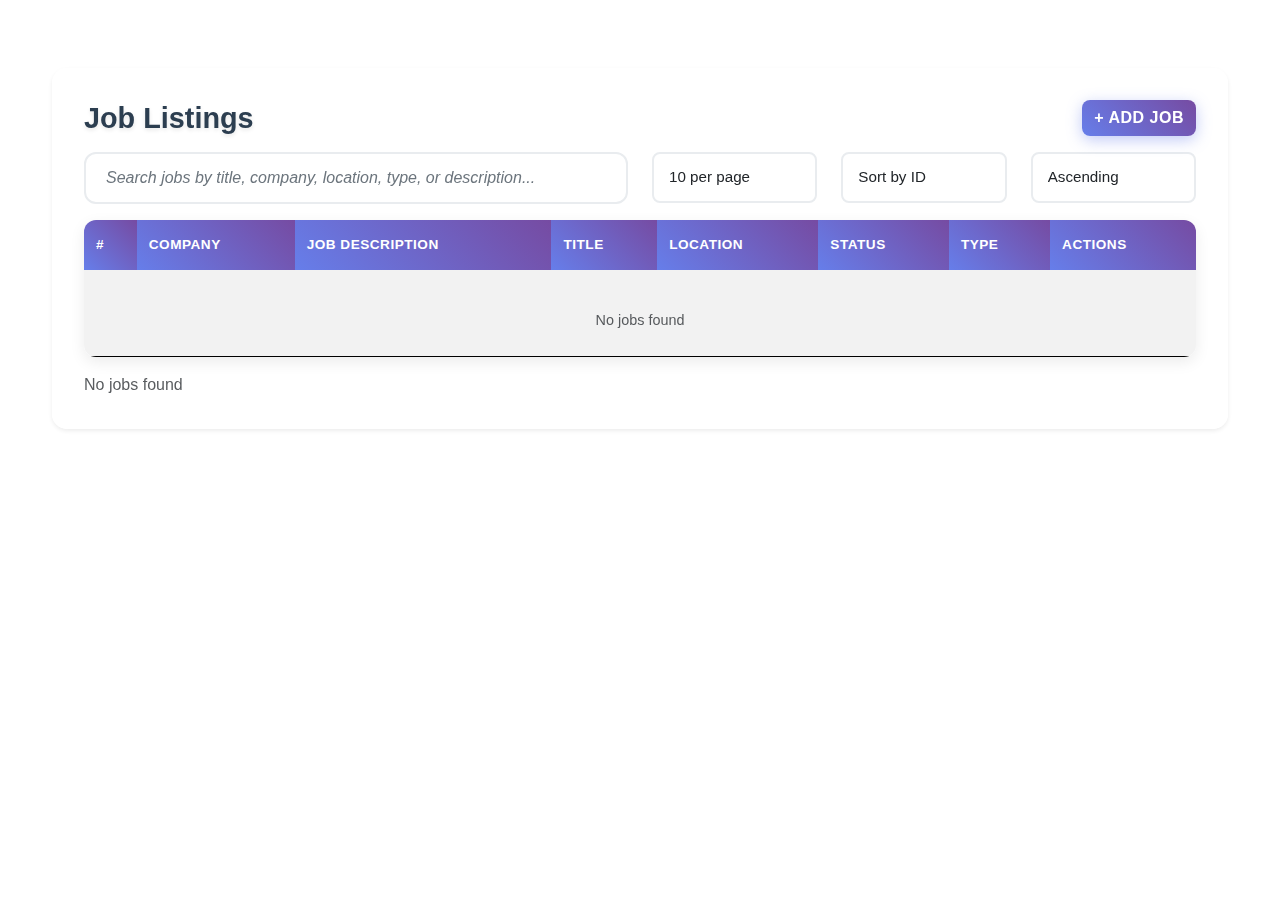
<file: 10-FrontEnd/index.html>
<!DOCTYPE html>
<html lang="en">
<head>
    <meta charset="UTF-8">
    <title>Job Postings</title>
    <link href="https://cdn.jsdelivr.net/npm/bootstrap@5.3.0/dist/css/bootstrap.min.css" rel="stylesheet">
    <link href="../10-FrontEnd/css/style.css" rel="stylesheet">
</head>
<body>

<div class="container my-5">
    <div class="card shadow-sm">
        <div class="card-body">
            <div class="d-flex justify-content-between align-items-center mb-3">
                <h4 class="mb-0">Job Listings</h4>
                <button class="btn btn-primary" data-bs-toggle="modal" data-bs-target="#addJobModal">
                    + Add Job
                </button>
            </div>

            <!-- Search and Filter Controls -->
            <div class="row mb-3">
                <div class="col-md-6">
                    <input type="text" id="searchInput" class="form-control" placeholder="Search jobs by title, company, location, type, or description...">
                </div>
                <div class="col-md-2">
                    <select id="pageSizeSelect" class="form-select">
                        <option value="5">5 per page</option>
                        <option value="10" selected>10 per page</option>
                        <option value="20">20 per page</option>
                        <option value="50">50 per page</option>
                    </select>
                </div>
                <div class="col-md-2">
                    <select id="sortBySelect" class="form-select">
                        <option value="id">Sort by ID</option>
                        <option value="jobTitle">Sort by Title</option>
                        <option value="company">Sort by Company</option>
                        <option value="location">Sort by Location</option>
                        <option value="type">Sort by Type</option>
                    </select>
                </div>
                <div class="col-md-2">
                    <select id="sortOrderSelect" class="form-select">
                        <option value="asc">Ascending</option>
                        <option value="desc">Descending</option>
                    </select>
                </div>
            </div>

            <!-- Jobs Table -->
            <div class="table-responsive">
                <table class="table table-striped table-hover">
                    <thead class="table-light">
                    <tr>
                        <th>#</th>
                        <th>Company</th>
                        <th>Job Description</th>
                        <th>Title</th>
                        <th>Location</th>
                        <th>Status</th>
                        <th>Type</th>
                        <th>Actions</th>
                    </tr>
                    </thead>
                    <tbody id="jobsTableBody">
                    <!-- Populated via JavaScript -->
                    </tbody>
                </table>
            </div>

            <!-- Pagination Info and Controls -->
            <div class="row mt-3">
                <div class="col-md-6">
                    <div id="paginationInfo" class="text-muted">
                        <!-- Pagination info will be populated here -->
                    </div>
                </div>
                <div class="col-md-6">
                    <nav aria-label="Job pagination">
                        <ul class="pagination justify-content-end mb-0" id="paginationControls">
                            <!-- Pagination buttons will be populated here -->
                        </ul>
                    </nav>
                </div>
            </div>
        </div>
    </div>
</div>

<!-- Add Job Modal -->
<div class="modal fade" id="addJobModal" tabindex="-1" aria-labelledby="addJobModalLabel" aria-hidden="true">
    <div class="modal-dialog modal-lg">
        <div class="modal-content">
            <div class="modal-header">
                <h5 class="modal-title" id="addJobModalLabel">Add New Job</h5>
                <button type="button" class="btn-close" data-bs-dismiss="modal" aria-label="Close"></button>
            </div>
            <form id="addJobForm">
                <div class="modal-body">
                    <input type="text" class="form-control mb-3" id="jobTitle" placeholder="Job Title *" required>
                    <input type="text" class="form-control mb-3" id="companyName" placeholder="Company *" required>
                    <input type="text" class="form-control mb-3" id="jobLocation" placeholder="Location *" required>
                    <select id="jobType" class="form-select mb-3">
                        <option>Full-time</option>
                        <option>Part-time</option>
                        <option>Contract</option>
                        <option>Internship</option>
                    </select>
                    <textarea class="form-control mb-3" id="jobDescription" rows="3" placeholder="Job description (optional)"></textarea>
                </div>
                <div class="modal-footer">
                    <button type="button" class="btn btn-secondary" data-bs-dismiss="modal">Cancel</button>
                    <button type="button" class="btn btn-primary" id="saveJobBtn">Save Job</button>
                </div>
            </form>
        </div>
    </div>
</div>

<!-- Edit Job Modal -->
<div class="modal fade" id="editJobModal" tabindex="-1" aria-labelledby="editJobModalLabel" aria-hidden="true">
    <div class="modal-dialog modal-lg">
        <div class="modal-content">
            <div class="modal-header">
                <h5 class="modal-title" id="editJobModalLabel">Edit Job</h5>
                <button type="button" class="btn-close" data-bs-dismiss="modal" aria-label="Close"></button>
            </div>
            <form id="editJobForm">
                <div class="modal-body">
                    <input type="hidden" id="editJobId">
                    <input type="text" class="form-control mb-3" id="editJobTitle" placeholder="Job Title *" required>
                    <input type="text" class="form-control mb-3" id="editCompanyName" placeholder="Company *" required>
                    <input type="text" class="form-control mb-3" id="editJobLocation" placeholder="Location *" required>
                    <select id="editJobType" class="form-select mb-3">
                        <option>Full-time</option>
                        <option>Part-time</option>
                        <option>Contract</option>
                        <option>Internship</option>
                    </select>
                    <textarea class="form-control mb-3" id="editJobDescription" rows="3" placeholder="Job description (optional)"></textarea>
                </div>
                <div class="modal-footer">
                    <button type="button" class="btn btn-secondary" data-bs-dismiss="modal">Cancel</button>
                    <button type="button" class="btn btn-primary" id="updateJobBtn">Save Changes</button>
                </div>
            </form>
        </div>
    </div>
</div>

<script src="https://code.jquery.com/jquery-3.6.0.min.js"></script>
<script src="https://cdn.jsdelivr.net/npm/bootstrap@5.3.0/dist/js/bootstrap.bundle.min.js"></script>
<script src="../10-FrontEnd/js/main.js"></script>
</body>
</html>
</file>
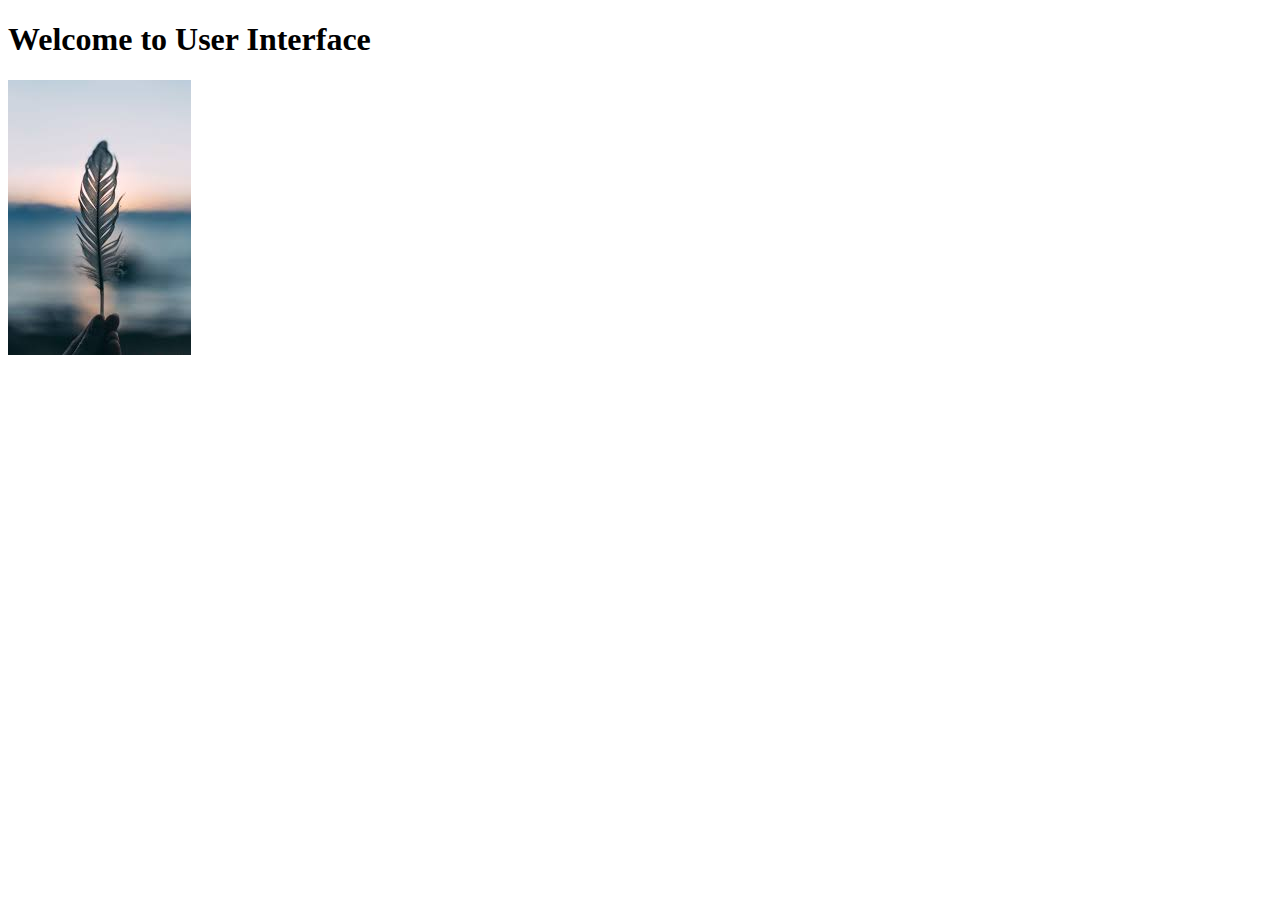
<file: 08-Spring-Web-MVC/web/view/index.html>
<!DOCTYPE html>
<html lang="en">
<head>
    <meta charset="UTF-8">
    <title>User Interface</title>
</head>
<body>

        <h1>Welcome to User Interface</h1>

        <img src="[data-uri]">

</body>
</html>
</file>
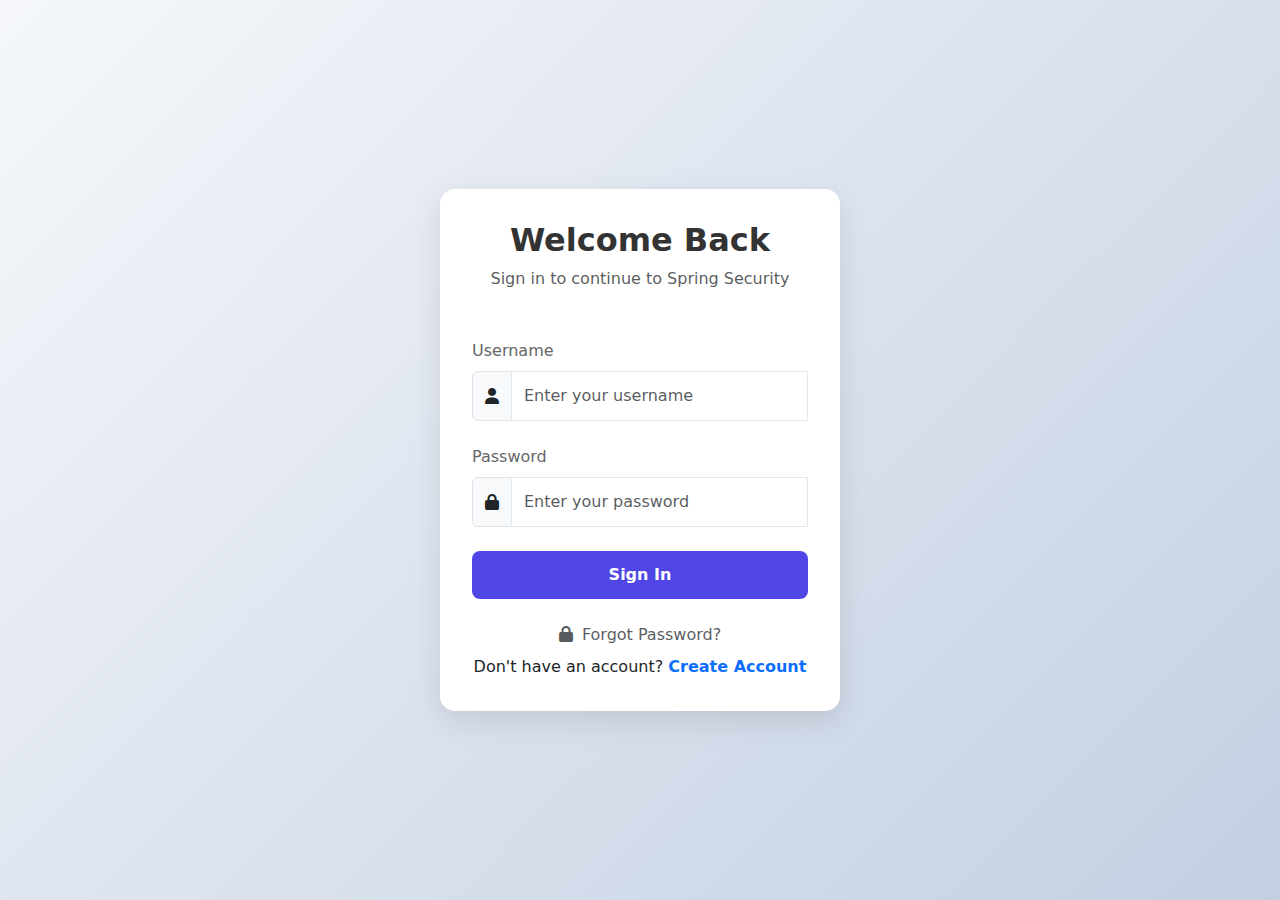
<file: 12-Auth-FrontEnd/dashboard.html>
<!DOCTYPE html>
<html lang="en">
<head>
    <meta charset="UTF-8">
    <meta name="viewport" content="width=device-width, initial-scale=1.0">
    <title>Dashboard - Authentication System</title>
    <link href="https://cdnjs.cloudflare.com/ajax/libs/bootstrap/5.3.0/css/bootstrap.min.css" rel="stylesheet">
    <link href="https://cdnjs.cloudflare.com/ajax/libs/font-awesome/6.4.0/css/all.min.css" rel="stylesheet">
    <link href="../12-Auth-FrontEnd/css/style.css" rel="stylesheet">
</head>
<body class="dashboard">
<!-- Top Navigation -->
<nav class="navbar navbar-expand-lg navbar-custom">
    <div class="container-fluid">
        <h4 class="mb-0 fw-bold" style="color: #667eea;">
            <i class="fas fa-tachometer-alt me-2"></i>Dashboard
        </h4>
        <div class="d-flex align-items-center">
            <div class="user-avatar me-2" id="userAvatar">U</div>
            <span class="me-3 fw-bold" id="welcomeUser">Welcome, User!</span>
            <button class="btn btn-outline-danger btn-sm" id="logoutBtn">
                <i class="fas fa-sign-out-alt me-1"></i>Logout
            </button>
        </div>
    </div>
</nav>

<div class="container-fluid">
    <div class="row">
        <!-- Sidebar -->
        <div class="col-md-2 p-0">
            <div class="sidebar">
                <nav class="nav flex-column pt-4">
                    <a class="nav-link active" href="#" data-section="overview">
                        <i class="fas fa-chart-line me-2"></i>Overview
                    </a>
                    <a class="nav-link" href="#" data-section="analytics">
                        <i class="fas fa-chart-bar me-2"></i>Analytics
                    </a>
                    <a class="nav-link" href="#" data-section="users">
                        <i class="fas fa-users me-2"></i>Users
                    </a>
                    <a class="nav-link" href="#" data-section="settings">
                        <i class="fas fa-cog me-2"></i>Settings
                    </a>
                </nav>
            </div>
        </div>

        <!-- Main Content -->
        <div class="col-md-10">
            <div class="main-content">
                <!-- Overview Section -->
                <div id="overviewSection" class="dashboard-section">
                    <div class="row mb-4">
                        <div class="col-md-3">
                            <div class="stats-card">
                                <div class="stats-icon primary">
                                    <i class="fas fa-users"></i>
                                </div>
                                <h3 class="fw-bold mb-1">1,234</h3>
                                <p class="text-muted mb-0">Total Users</p>
                            </div>
                        </div>
                        <div class="col-md-3">
                            <div class="stats-card">
                                <div class="stats-icon success">
                                    <i class="fas fa-chart-line"></i>
                                </div>
                                <h3 class="fw-bold mb-1">567</h3>
                                <p class="text-muted mb-0">Active Sessions</p>
                            </div>
                        </div>
                        <div class="col-md-3">
                            <div class="stats-card">
                                <div class="stats-icon warning">
                                    <i class="fas fa-shopping-cart"></i>
                                </div>
                                <h3 class="fw-bold mb-1">89</h3>
                                <p class="text-muted mb-0">Orders Today</p>
                            </div>
                        </div>
                        <div class="col-md-3">
                            <div class="stats-card">
                                <div class="stats-icon info">
                                    <i class="fas fa-dollar-sign"></i>
                                </div>
                                <h3 class="fw-bold mb-1">$12,450</h3>
                                <p class="text-muted mb-0">Revenue</p>
                            </div>
                        </div>
                    </div>

                    <div class="row">
                        <div class="col-md-8">
                            <div class="stats-card">
                                <h5 class="fw-bold mb-3">Recent Activity</h5>
                                <div class="list-group list-group-flush">
                                    <div class="list-group-item border-0 px-0">
                                        <div class="d-flex align-items-center">
                                            <div class="user-avatar me-3" style="width: 35px; height: 35px; font-size: 14px;">JD</div>
                                            <div>
                                                <p class="mb-1 fw-bold">John Doe logged in</p>
                                                <small class="text-muted">2 minutes ago</small>
                                            </div>
                                        </div>
                                    </div>
                                    <div class="list-group-item border-0 px-0">
                                        <div class="d-flex align-items-center">
                                            <div class="user-avatar me-3" style="width: 35px; height: 35px; font-size: 14px;">AS</div>
                                            <div>
                                                <p class="mb-1 fw-bold">Alice Smith created new project</p>
                                                <small class="text-muted">5 minutes ago</small>
                                            </div>
                                        </div>
                                    </div>
                                    <div class="list-group-item border-0 px-0">
                                        <div class="d-flex align-items-center">
                                            <div class="user-avatar me-3" style="width: 35px; height: 35px; font-size: 14px;">MB</div>
                                            <div>
                                                <p class="mb-1 fw-bold">Mike Brown updated settings</p>
                                                <small class="text-muted">10 minutes ago</small>
                                            </div>
                                        </div>
                                    </div>
                                </div>
                            </div>
                        </div>
                        <div class="col-md-4">
                            <div class="stats-card">
                                <h5 class="fw-bold mb-3">Quick Actions</h5>
                                <div class="d-grid gap-2">
                                    <button class="btn btn-gradient btn-sm">
                                        <i class="fas fa-plus me-2"></i>Add User
                                    </button>
                                    <button class="btn btn-outline-primary btn-sm">
                                        <i class="fas fa-download me-2"></i>Export Data
                                    </button>
                                    <button class="btn btn-outline-success btn-sm">
                                        <i class="fas fa-sync me-2"></i>Refresh
                                    </button>
                                </div>
                            </div>
                        </div>
                    </div>
                </div>

                <!-- Analytics Section -->
                <div id="analyticsSection" class="dashboard-section" style="display: none;">
                    <div class="stats-card">
                        <h3 class="fw-bold mb-4">Analytics Dashboard</h3>
                        <div class="row">
                            <div class="col-md-6">
                                <canvas id="salesChart" width="400" height="200"></canvas>
                            </div>
                            <div class="col-md-6">
                                <canvas id="userChart" width="400" height="200"></canvas>
                            </div>
                        </div>
                        <p class="text-muted mt-3">Real-time analytics and reporting dashboard.</p>
                    </div>
                </div>

                <!-- Users Section -->
                <div id="usersSection" class="dashboard-section" style="display: none;">
                    <div class="stats-card">
                        <h3 class="fw-bold mb-4">User Management</h3>
                        <div class="table-responsive">
                            <table class="table table-hover">
                                <thead>
                                <tr>
                                    <th>Name</th>
                                    <th>Username</th>
                                    <th>Status</th>
                                    <th>Last Login</th>
                                    <th>Actions</th>
                                </tr>
                                </thead>
                                <tbody>
                                <tr>
                                    <td>admin</td>
                                    <td>senez</td>
                                    <td><span class="badge bg-success">Active</span></td>
                                    <td>Today, 10:30 AM</td>
                                    <td>
                                        <button class="btn btn-sm btn-outline-primary">Edit</button>
                                        <button class="btn btn-sm btn-outline-danger">Delete</button>
                                    </td>
                                </tr>
                                <tr>
                                    <td>John Doe</td>
                                    <td>john</td>
                                    <td><span class="badge bg-warning">Inactive</span></td>
                                    <td>Yesterday, 2:15 PM</td>
                                    <td>
                                        <button class="btn btn-sm btn-outline-primary">Edit</button>
                                        <button class="btn btn-sm btn-outline-danger">Delete</button>
                                    </td>
                                </tr>
                                </tbody>
                            </table>
                        </div>
                    </div>
                </div>

                <!-- Settings Section -->
                <div id="settingsSection" class="dashboard-section" style="display: none;">
                    <div class="stats-card">
                        <h3 class="fw-bold mb-4">Settings</h3>
                        <div class="row">
                            <div class="col-md-6">
                                <h5>Profile Settings</h5>
                                <form>
                                    <div class="mb-3">
                                        <label class="form-label">Display Name</label>
                                        <input type="text" class="form-control" value="Current User">
                                    </div>
                                    <div class="mb-3">
                                        <label class="form-label">Email</label>
                                        <input type="email" class="form-control" value="user@example.com">
                                    </div>
                                    <button type="submit" class="btn btn-gradient">Update Profile</button>
                                </form>
                            </div>
                            <div class="col-md-6">
                                <h5>System Settings</h5>
                                <div class="form-check form-switch mb-3">
                                    <input class="form-check-input" type="checkbox" id="notifications" checked>
                                    <label class="form-check-label" for="notifications">
                                        Enable Notifications
                                    </label>
                                </div>
                                <div class="form-check form-switch mb-3">
                                    <input class="form-check-input" type="checkbox" id="darkMode">
                                    <label class="form-check-label" for="darkMode">
                                        Dark Mode
                                    </label>
                                </div>
                                <div class="form-check form-switch mb-3">
                                    <input class="form-check-input" type="checkbox" id="autoSave" checked>
                                    <label class="form-check-label" for="autoSave">
                                        Auto Save
                                    </label>
                                </div>
                            </div>
                        </div>
                    </div>
                </div>
            </div>
        </div>
    </div>
</div>

<!-- Alert Container -->
<div id="alertContainer" style="position: fixed; top: 20px; right: 20px; z-index: 9999;"></div>

<script src="https://cdnjs.cloudflare.com/ajax/libs/bootstrap/5.3.0/js/bootstrap.bundle.min.js"></script>
<script src="../12-Auth-FrontEnd/js/auth.js"></script>
<script src="../12-Auth-FrontEnd/js/dashboard.js"></script>
</body>
</html>
</file>
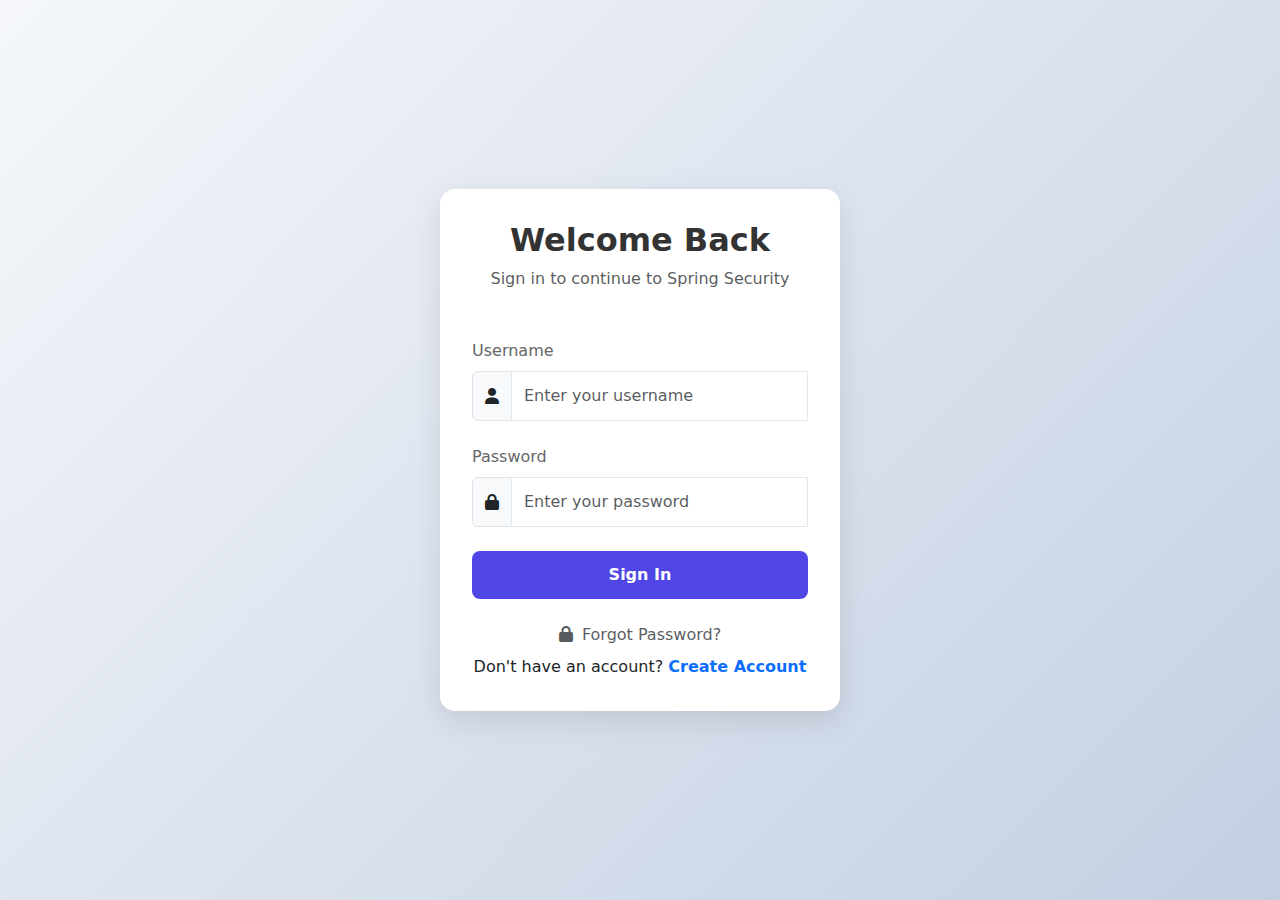
<file: 12-Auth-FrontEnd/signin.html>
<!DOCTYPE html>
<html lang="en">
<head>
    <meta charset="UTF-8" />
    <meta name="viewport" content="width=device-width, initial-scale=1.0" />
    <title>Login - Spring Security</title>

    <!-- Bootstrap CSS -->
    <link
            href="https://cdn.jsdelivr.net/npm/bootstrap@5.3.0/dist/css/bootstrap.min.css"
            rel="stylesheet"
    />
    <!-- Font Awesome -->
    <link
            href="https://cdnjs.cloudflare.com/ajax/libs/font-awesome/6.0.0/css/all.min.css"
            rel="stylesheet"
    />
    <!--  <link rel="stylesheet" href="/Frontend/css/login.css" />-->
    <style>
        body {
            background: linear-gradient(135deg, #f5f7fa 0%, #c3cfe2 100%);
            min-height: 100vh;
            display: flex;
            align-items: center;
        }
        .login-container {
            background: white;
            padding: 2rem;
            border-radius: 15px;
            box-shadow: 0 10px 30px rgba(0, 0, 0, 0.1);
            width: 100%;
            max-width: 400px;
            margin: 0 auto;
            animation: fadeIn 0.5s ease-in;
        }
        .login-title h2 {
            color: #333;
            font-weight: 600;
        }
        .form-label {
            color: #666;
            font-weight: 500;
        }
        .form-control {
            border-radius: 8px;
            padding: 0.75rem;
            border: 1px solid #e2e8f0;
            transition: all 0.3s ease;
        }
        .form-control:focus {
            border-color: #4f46e5;
            box-shadow: 0 0 0 3px rgba(79, 70, 229, 0.1);
        }
        .btn-primary {
            background: #4f46e5;
            border: none;
            padding: 0.75rem 1.5rem;
            border-radius: 8px;
            font-weight: 600;
            transition: all 0.3s ease;
        }
        .btn-primary:hover {
            background: #4338ca;
            transform: translateY(-2px);
        }
        .form-check-input:checked {
            background-color: #4f46e5;
            border-color: #4f46e5;
        }
        .text-muted {
            color: #666;
        }
        @keyframes fadeIn {
            from {
                opacity: 0;
                transform: translateY(-20px);
            }
            to {
                opacity: 1;
                transform: translateY(0);
            }
        }
        @media (max-width: 576px) {
            .login-container {
                padding: 1.5rem;
            }
        }

    </style>
</head>
<body>
<div class="login-container">
    <div class="login-title text-center mb-5">
        <h2 class="mb-2">Welcome Back</h2>
        <p class="text-muted">Sign in to continue to Spring Security</p>
    </div>

    <!-- ✅ Added: id="loginForm" -->
    <form id="loginForm" class="needs-validation" novalidate>
        <div class="mb-4">
            <label for="username" class="form-label">Username</label>
            <div class="input-group">
          <span class="input-group-text">
            <i class="fas fa-user"></i>
          </span>
                <input
                        type="text"
                        class="form-control"
                        id="username"
                        name="username"
                        required
                        placeholder="Enter your username"
                />
                <div class="invalid-feedback">Please enter your username</div>
            </div>
        </div>

        <div class="mb-4">
            <label for="password" class="form-label">Password</label>
            <div class="input-group">
          <span class="input-group-text">
            <i class="fas fa-lock"></i>
          </span>
                <input
                        type="password"
                        class="form-control"
                        id="password"
                        name="password"
                        required
                        placeholder="Enter your password"
                />
                <div class="invalid-feedback">Please enter your password</div>
            </div>
        </div>

        <button type="submit" class="btn btn-primary w-100 mb-4">
            Sign In
        </button>

        <div class="text-center">
            <p class="mb-2">
                <a href="#" class="text-decoration-none text-muted">
                    <i class="fas fa-lock me-1"></i>
                    Forgot Password?
                </a>
            </p>
            <p class="mb-0">
                Don't have an account?
                <a
                        href="signup.html"
                        class="text-decoration-none text-primary fw-bold"
                >
                    Create Account
                </a>
            </p>
        </div>
    </form>
</div>

<!-- Bootstrap Bundle with Popper -->
<script src="https://cdn.jsdelivr.net/npm/bootstrap@5.3.0/dist/js/bootstrap.bundle.min.js"></script>

<script src="../12-Auth-FrontEnd/js/login.js"></script>

</body>
</html>
</file>
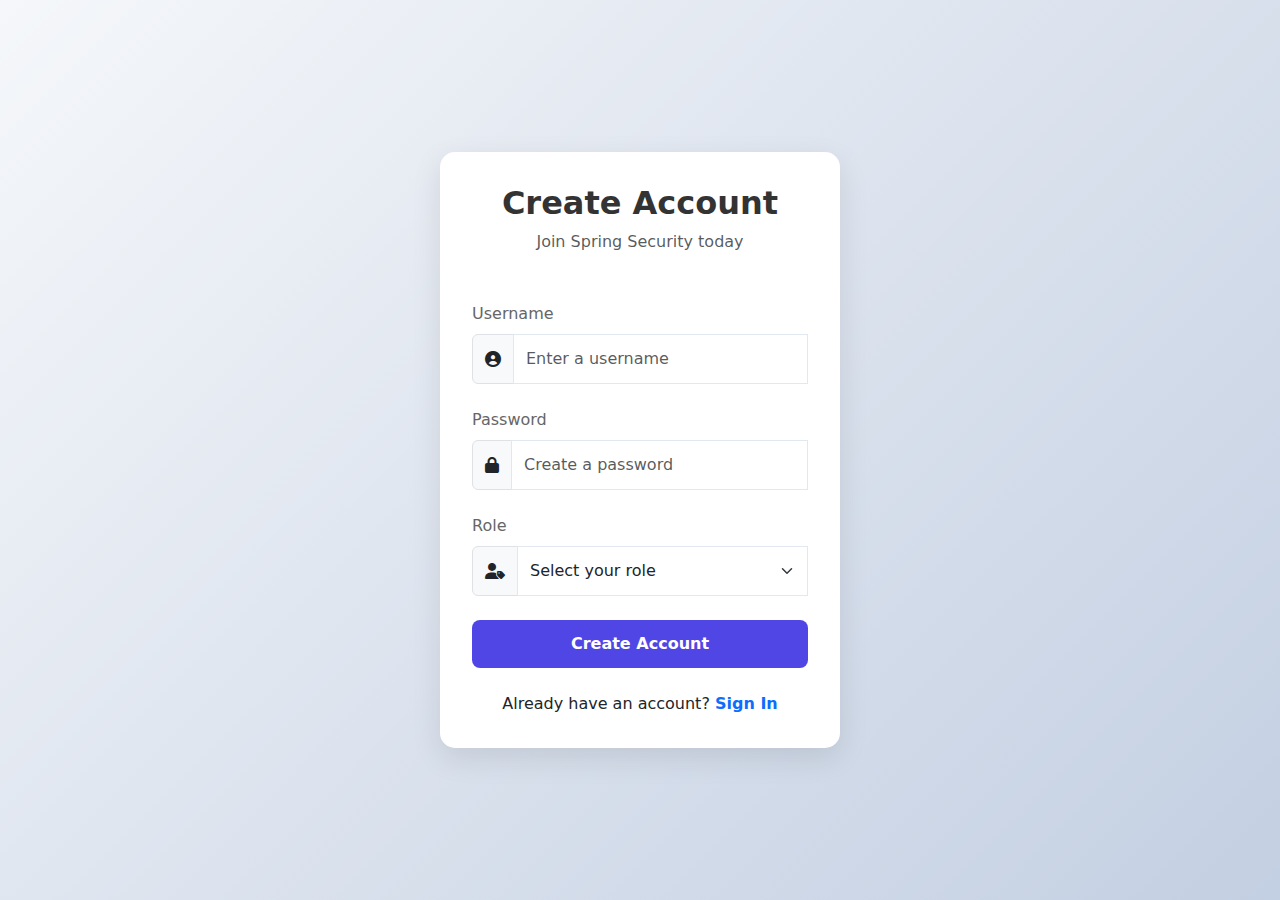
<file: 12-Auth-FrontEnd/signup.html>
<!DOCTYPE html>
<html lang="en">
<head>
    <meta charset="UTF-8" />
    <meta name="viewport" content="width=device-width, initial-scale=1.0" />
    <title>Register - Spring Security</title>
    <!-- Bootstrap CSS -->
    <link
            href="https://cdn.jsdelivr.net/npm/bootstrap@5.3.0/dist/css/bootstrap.min.css"
            rel="stylesheet"
    />
    <!-- Font Awesome -->
    <link
            href="https://cdnjs.cloudflare.com/ajax/libs/font-awesome/6.0.0/css/all.min.css"
            rel="stylesheet"
    />
    <style>
        body {
            background: linear-gradient(135deg, #f5f7fa 0%, #c3cfe2 100%);
            min-height: 100vh;
            display: flex;
            align-items: center;
        }
        .login-container {
            background: white;
            padding: 2rem;
            border-radius: 15px;
            box-shadow: 0 10px 30px rgba(0, 0, 0, 0.1);
            width: 100%;
            max-width: 400px;
            margin: 0 auto;
            animation: fadeIn 0.5s ease-in;
        }
        .login-title h2 {
            color: #333;
            font-weight: 600;
        }
        .form-label {
            color: #666;
            font-weight: 500;
        }
        .form-control, .form-select {
            border-radius: 8px;
            padding: 0.75rem;
            border: 1px solid #e2e8f0;
            transition: all 0.3s ease;
        }
        .form-control:focus, .form-select:focus {
            border-color: #4f46e5;
            box-shadow: 0 0 0 3px rgba(79, 70, 229, 0.1);
        }
        .btn-primary {
            background: #4f46e5;
            border: none;
            padding: 0.75rem 1.5rem;
            border-radius: 8px;
            font-weight: 600;
            transition: all 0.3s ease;
        }
        .btn-primary:hover {
            background: #4338ca;
            transform: translateY(-2px);
        }
        .form-check-input:checked {
            background-color: #4f46e5;
            border-color: #4f46e5;
        }
        .text-muted {
            color: #666;
        }
        @keyframes fadeIn {
            from {
                opacity: 0;
                transform: translateY(-20px);
            }
            to {
                opacity: 1;
                transform: translateY(0);
            }
        }
        @media (max-width: 576px) {
            .login-container {
                padding: 1.5rem;
            }
        }
    </style>
    <!--  <link rel="stylesheet" href="/Frontend/css/register.css" />-->
</head>
<body>
<div class="login-container">
    <div class="login-title text-center mb-5">
        <h2 class="mb-2">Create Account</h2>
        <p class="text-muted">Join Spring Security today</p>
    </div>

    <form id="registerForm" action="register" method="POST">
        <!-- Username -->
        <div class="mb-4">
            <label for="username" class="form-label">Username</label>
            <div class="input-group">
            <span class="input-group-text">
              <i class="fas fa-user-circle"></i>
            </span>
                <input
                        type="text"
                        class="form-control"
                        id="username"
                        name="username"
                        required
                        placeholder="Enter a username"
                />
                <div class="invalid-feedback">Please enter a username</div>
            </div>
        </div>

        <!-- Password -->
        <div class="mb-4">
            <label for="password" class="form-label">Password</label>
            <div class="input-group">
            <span class="input-group-text">
              <i class="fas fa-lock"></i>
            </span>
                <input
                        type="password"
                        class="form-control"
                        id="password"
                        name="password"
                        required
                        placeholder="Create a password"
                />
                <div class="invalid-feedback">Please enter a password</div>
            </div>
        </div>

        <!-- Role -->
        <div class="mb-4">
            <label for="role" class="form-label">Role</label>
            <div class="input-group">
            <span class="input-group-text">
              <i class="fas fa-user-tag"></i>
            </span>
                <select class="form-select" id="role" name="role" required>
                    <option value="">Select your role</option>
                    <option value="USER">User</option>
                    <option value="ADMIN">Admin</option>
                </select>
                <div class="invalid-feedback">Please select a role</div>
            </div>
        </div>

        <!-- Submit Button -->
        <button type="submit" class="btn btn-primary w-100 mb-4">
            Create Account
        </button>

        <div class="text-center">
            <p class="mb-0">
                Already have an account?
                <a
                        href="../12-Auth-FrontEnd/signin.html"
                        class="text-decoration-none text-primary fw-bold"
                >
                    Sign In
                </a>
            </p>
        </div>
    </form>
</div>

<!-- Bootstrap Bundle with Popper -->
<script src="https://cdn.jsdelivr.net/npm/bootstrap@5.3.0/dist/js/bootstrap.bundle.min.js"></script>

<script src="../12-Auth-FrontEnd/js/register.js"></script>

</body>
</html>
</file>
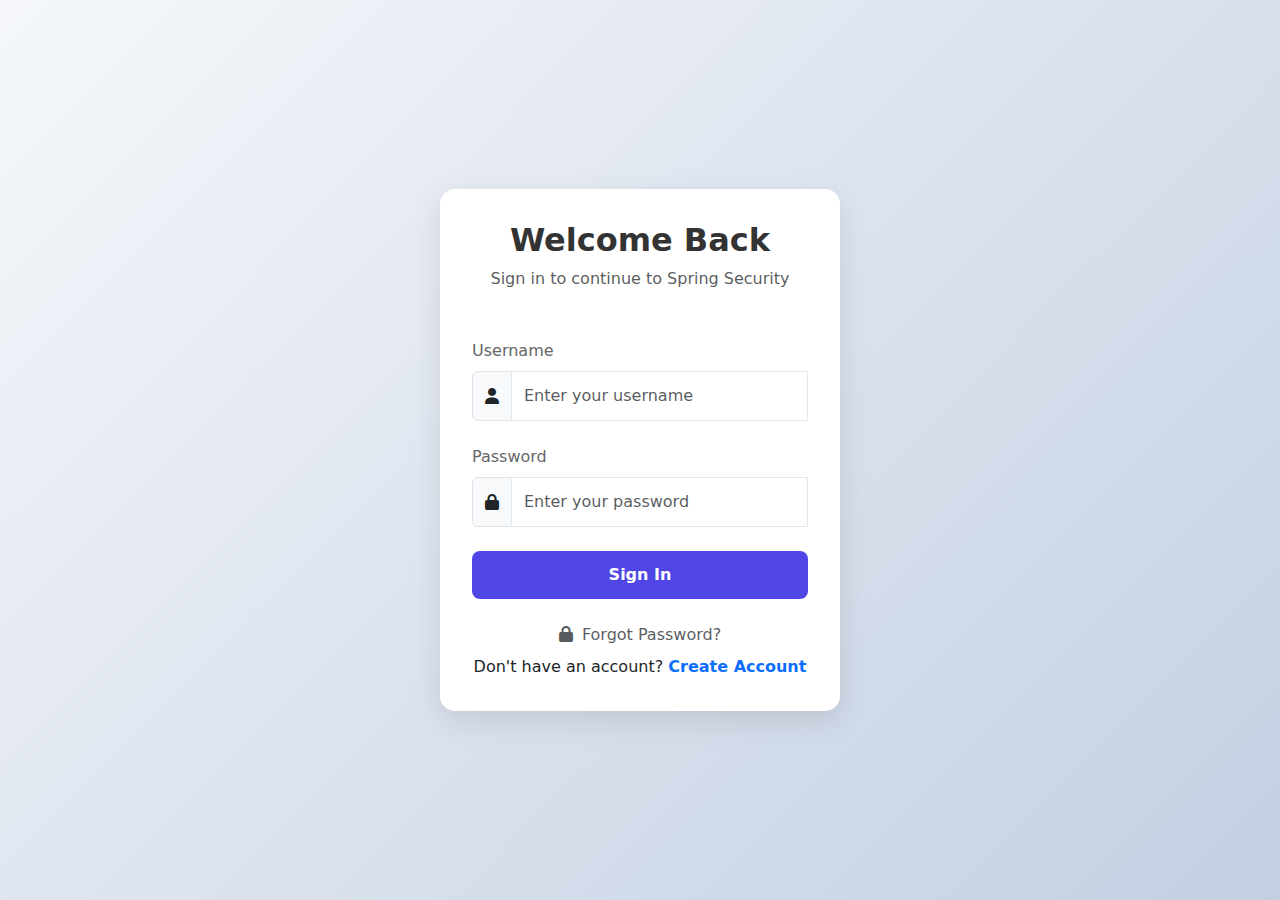
<file: 12-Auth-FrontEnd/UserDashboard.html>
<!DOCTYPE html>
<html lang="en">
<head>
    <meta charset="UTF-8" />
    <meta name="viewport" content="width=device-width, initial-scale=1.0" />
    <title>User Dashboard</title>
    <!-- Bootstrap CSS -->
    <link
            href="https://cdn.jsdelivr.net/npm/bootstrap@5.3.0/dist/css/bootstrap.min.css"
            rel="stylesheet"
    />
    <link rel="stylesheet" href="../12-Auth-FrontEnd/css/dashboard.css" />
</head>
<body>
<div class="container-fluid">
    <div class="row justify-content-center align-items-center min-vh-100">
        <div class="col-md-6 text-center">
            <h1 class="dashboard-title">User Dashboard</h1>
            <div class="dashboard-content">
                <div class="welcome-message">
                    <p>Welcome to your secure dashboard</p>
                </div>
                <div class="button-container">
                    <a href="#" id="logoutBtn" class="btn btn-primary logout-btn">
                        <i class="fas fa-sign-out-alt"></i> Logout
                    </a>
                </div>
            </div>
        </div>
    </div>
</div>
<!-- Bootstrap JS -->
<script src="https://cdn.jsdelivr.net/npm/bootstrap@5.3.0/dist/js/bootstrap.bundle.min.js"></script>
<!-- Font Awesome CSS -->
<link rel="stylesheet" href="https://cdnjs.cloudflare.com/ajax/libs/font-awesome/6.4.0/css/all.min.css" />

<script>
    // Check if token exists
    const token = localStorage.getItem("token");
    if (!token) {
        window.location.href = "../12-Auth-FrontEnd/signin.html";
    }
</script>

<script src="../12-Auth-FrontEnd/js/logout.js"></script>
</body>
</html>
</file>
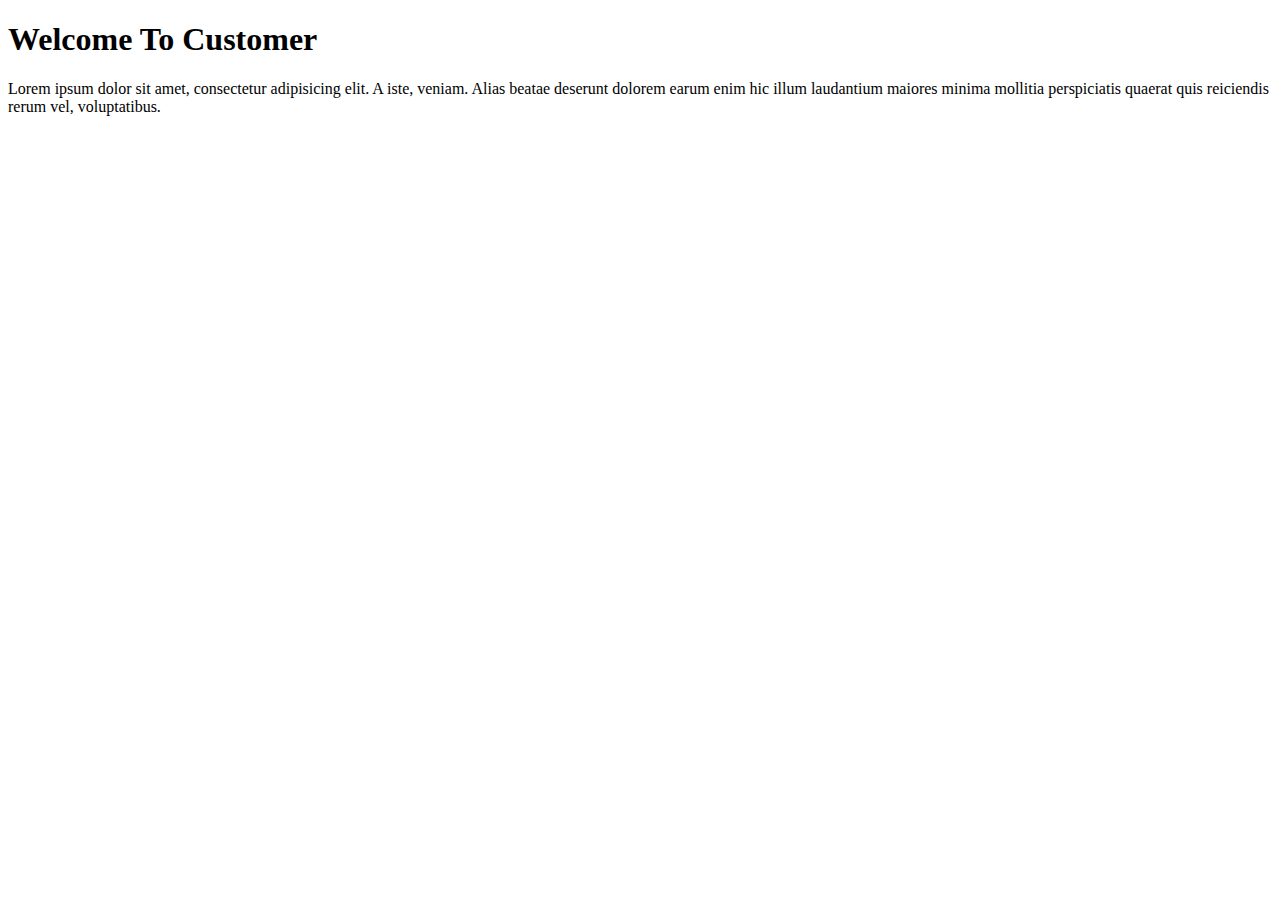
<file: 08-Spring-Web-MVC/web/view/customer.html>
<!DOCTYPE html>
<html lang="en">
<head>
    <meta charset="UTF-8">
    <title>Customer</title>
</head>
<body>

    <h1>Welcome To Customer</h1>

    <p>Lorem ipsum dolor sit amet, consectetur adipisicing elit. A iste, veniam. Alias beatae deserunt dolorem earum enim hic illum laudantium maiores minima mollitia perspiciatis quaerat quis reiciendis rerum vel, voluptatibus.</p>

</body>
</html>
</file>
<file: 10-FrontEnd/css/style.css>
/* Global Styles */
* {
    box-sizing: border-box;
}

body {
    font-family: 'Segoe UI', Tahoma, Geneva, Verdana, sans-serif;
    background: white;
    min-height: 100vh;
    margin: 0;
    padding: 20px 0;
}

/* Container Styles */
.container {
    max-width: 1200px;
    margin: 0 auto;
}

/* Card Styling */
.card {
    border: none;
    border-radius: 15px;
    box-shadow: 0 10px 30px rgba(0, 0, 0, 0.1);
    backdrop-filter: blur(10px);
    background: rgba(255, 255, 255, 0.95);
    overflow: hidden;
    transition: all 0.3s ease;
}

.card:hover {
    transform: translateY(-5px);
    box-shadow: 0 20px 40px rgba(0, 0, 0, 0.15);
}

.card-body {
    padding: 2rem;
}

/* Header Styles */
.card-body h4 {
    color: #2c3e50;
    font-weight: 700;
    font-size: 1.8rem;
    margin-bottom: 0;
    text-shadow: 0 2px 4px rgba(0, 0, 0, 0.1);
}

/* Button Styles */
.btn {
    border-radius: 8px;
    font-weight: 600;
    text-transform: uppercase;
    letter-spacing: 0.5px;
    transition: all 0.3s ease;
    border: none;
    position: relative;
    overflow: hidden;
}

.btn::before {
    content: '';
    position: absolute;
    top: 0;
    left: -100%;
    width: 100%;
    height: 100%;
    background: linear-gradient(90deg, transparent, rgba(255, 255, 255, 0.2), transparent);
    transition: left 0.5s;
}

.btn:hover::before {
    left: 100%;
}

.btn-primary {
    background: linear-gradient(45deg, #667eea, #764ba2);
    border: none;
    box-shadow: 0 4px 15px rgba(102, 126, 234, 0.4);
}

.btn-primary:hover {
    background: linear-gradient(45deg, #764ba2, #667eea);
    transform: translateY(-2px);
    box-shadow: 0 8px 25px rgba(102, 126, 234, 0.6);
}

.btn-warning {
    background: linear-gradient(45deg, #f39c12, #e67e22);
    border: none;
    color: white;
    box-shadow: 0 4px 15px rgba(243, 156, 18, 0.4);
}

.btn-warning:hover {
    background: linear-gradient(45deg, #e67e22, #d35400);
    transform: translateY(-2px);
    box-shadow: 0 6px 20px rgba(243, 156, 18, 0.6);
    color: white;
}

.btn-danger {
    background: linear-gradient(45deg, #e74c3c, #c0392b);
    border: none;
    box-shadow: 0 4px 15px rgba(231, 76, 60, 0.4);
}

.btn-danger:hover {
    background: linear-gradient(45deg, #c0392b, #a93226);
    transform: translateY(-2px);
    box-shadow: 0 6px 20px rgba(231, 76, 60, 0.6);
}

.btn-secondary {
    background: linear-gradient(45deg, #95a5a6, #7f8c8d);
    border: none;
    box-shadow: 0 4px 15px rgba(149, 165, 166, 0.4);
}

.btn-secondary:hover {
    background: linear-gradient(45deg, #7f8c8d, #6c7b7d);
    transform: translateY(-2px);
    box-shadow: 0 6px 20px rgba(149, 165, 166, 0.6);
}

.btn-sm {
    padding: 0.375rem 0.75rem;
    font-size: 0.75rem;
    margin: 0 2px;
}

/* Search Input Styles */
#searchInput {
    border: 2px solid #e9ecef;
    border-radius: 12px;
    padding: 12px 20px;
    font-size: 1rem;
    transition: all 0.3s ease;
    background: rgba(255, 255, 255, 0.9);
    backdrop-filter: blur(10px);
}

#searchInput:focus {
    border-color: #667eea;
    box-shadow: 0 0 0 0.2rem rgba(102, 126, 234, 0.25);
    background: white;
    outline: none;
}

#searchInput::placeholder {
    color: #6c757d;
    font-style: italic;
}

/* Table Styles */
.table-responsive {
    border-radius: 12px;
    overflow: hidden;
    box-shadow: 0 5px 15px rgba(0, 0, 0, 0.08);
}

.table {
    margin-bottom: 0;
    background: white;
}

.table thead th {
    background: linear-gradient(45deg, #667eea, #764ba2);
    color: white;
    font-weight: 700;
    text-transform: uppercase;
    letter-spacing: 0.5px;
    border: none;
    padding: 15px 12px;
    font-size: 0.85rem;
    position: sticky;
    top: 0;
    z-index: 10;
}

.table tbody tr {
    transition: all 0.3s ease;
    border: none;
}

.table tbody tr:hover {
    background: linear-gradient(90deg, rgba(102, 126, 234, 0.1), rgba(118, 75, 162, 0.1));
    transform: scale(1.01);
    box-shadow: 0 5px 15px rgba(0, 0, 0, 0.1);
}

.table tbody td {
    padding: 15px 12px;
    vertical-align: middle;
    border-top: 1px solid #f8f9fa;
    font-size: 0.9rem;
}

.table tbody tr:first-child td {
    border-top: none;
}

/* Zebra striping with gradient */
.table-striped tbody tr:nth-of-type(odd) {
    background: linear-gradient(90deg, rgba(248, 249, 250, 0.8), rgba(241, 243, 244, 0.8));
}

/* Badge Styles */
.badge {
    padding: 8px 12px;
    border-radius: 20px;
    font-size: 0.75rem;
    font-weight: 600;
    text-transform: uppercase;
    letter-spacing: 0.5px;
    box-shadow: 0 2px 8px rgba(0, 0, 0, 0.15);
}

.badge.bg-success {
    background: linear-gradient(45deg, #27ae60, #2ecc71) !important;
}

.badge.bg-secondary {
    background: linear-gradient(45deg, #95a5a6, #7f8c8d) !important;
}

/* Modal Styles */
.modal-content {
    border: none;
    border-radius: 15px;
    box-shadow: 0 20px 60px rgba(0, 0, 0, 0.3);
    backdrop-filter: blur(10px);
    background: rgba(255, 255, 255, 0.95);
}

.modal-header {
    background: linear-gradient(45deg, #667eea, #764ba2);
    color: white;
    border-bottom: none;
    border-radius: 15px 15px 0 0;
    padding: 1.5rem 2rem;
}

.modal-title {
    font-weight: 700;
    font-size: 1.3rem;
    text-shadow: 0 2px 4px rgba(0, 0, 0, 0.2);
}

.modal-body {
    padding: 2rem;
    background: rgba(255, 255, 255, 0.9);
}

.modal-footer {
    background: rgba(248, 249, 250, 0.8);
    border-top: 1px solid rgba(0, 0, 0, 0.1);
    border-radius: 0 0 15px 15px;
    padding: 1.5rem 2rem;
}

.btn-close {
    background: rgba(255, 255, 255, 0.2);
    border-radius: 50%;
    opacity: 0.8;
    transition: all 0.3s ease;
}

.btn-close:hover {
    background: rgba(255, 255, 255, 0.3);
    opacity: 1;
    transform: rotate(90deg);
}

/* Form Styles */
.form-control, .form-select {
    border: 2px solid #e9ecef;
    border-radius: 8px;
    padding: 12px 15px;
    font-size: 0.95rem;
    transition: all 0.3s ease;
    background: rgba(255, 255, 255, 0.9);
}

.form-control:focus, .form-select:focus {
    border-color: #667eea;
    box-shadow: 0 0 0 0.2rem rgba(102, 126, 234, 0.25);
    background: white;
}

.form-control::placeholder {
    color: #6c757d;
    font-style: italic;
}

textarea.form-control {
    resize: vertical;
    min-height: 80px;
}

/* Responsive Design */
@media (max-width: 768px) {
    .container {
        margin: 10px;
    }

    .card-body {
        padding: 1.5rem;
    }

    .card-body h4 {
        font-size: 1.5rem;
        margin-bottom: 1rem;
    }

    .d-flex.justify-content-between {
        flex-direction: column;
        gap: 1rem;
    }

    .table-responsive {
        font-size: 0.85rem;
    }

    .table thead th,
    .table tbody td {
        padding: 8px 6px;
    }

    .btn-sm {
        padding: 0.25rem 0.5rem;
        font-size: 0.7rem;
    }

    .modal-dialog {
        margin: 10px;
    }

    .modal-body,
    .modal-header,
    .modal-footer {
        padding: 1rem;
    }
}

@media (max-width: 576px) {
    body {
        padding: 10px 0;
    }

    .table thead th {
        font-size: 0.7rem;
        padding: 10px 4px;
    }

    .table tbody td {
        padding: 10px 4px;
        font-size: 0.8rem;
    }

    .btn-sm {
        padding: 0.2rem 0.4rem;
        font-size: 0.65rem;
        margin: 1px;
    }
}

/* Loading Animation */
.loading {
    position: relative;
}

.loading::after {
    content: '';
    position: absolute;
    top: 50%;
    left: 50%;
    width: 20px;
    height: 20px;
    margin: -10px 0 0 -10px;
    border: 2px solid #f3f3f3;
    border-top: 2px solid #667eea;
    border-radius: 50%;
    animation: spin 1s linear infinite;
}

@keyframes spin {
    0% { transform: rotate(0deg); }
    100% { transform: rotate(360deg); }
}

/* Success/Error Messages */
.alert {
    border: none;
    border-radius: 10px;
    padding: 15px 20px;
    margin-bottom: 1rem;
    font-weight: 500;
}

.alert-success {
    background: linear-gradient(45deg, #d4edda, #c3e6cb);
    color: #155724;
    border-left: 4px solid #28a745;
}

.alert-danger {
    background: linear-gradient(45deg, #f8d7da, #f5c6cb);
    color: #721c24;
    border-left: 4px solid #dc3545;
}

/* Smooth Animations */
@keyframes fadeIn {
    from {
        opacity: 0;
        transform: translateY(20px);
    }
    to {
        opacity: 1;
        transform: translateY(0);
    }
}

.card,
.table tr {
    animation: fadeIn 0.5s ease forwards;
}

/* Custom Scrollbar */
::-webkit-scrollbar {
    width: 8px;
}

::-webkit-scrollbar-track {
    background: #f1f1f1;
    border-radius: 10px;
}

::-webkit-scrollbar-thumb {
    background: linear-gradient(45deg, #667eea, #764ba2);
    border-radius: 10px;
}

::-webkit-scrollbar-thumb:hover {
    background: linear-gradient(45deg, #764ba2, #667eea);
}

/* No Data Message Styling */
.no-data {
    text-align: center;
    padding: 3rem;
    color: #6c757d;
    font-style: italic;
    font-size: 1.1rem;
}

.no-data::before {
    content: "📋";
    display: block;
    font-size: 3rem;
    margin-bottom: 1rem;
    opacity: 0.5;
}
</file>
<file: 12-Auth-FrontEnd/css/style.css>
:root {
    --primary-gradient: #F1045FFF;
    --success-gradient: linear-gradient(135deg, #11998e 0%, #38ef7d 100%);
    --card-shadow: 0 15px 35px rgba(0, 0, 0, 0.1);
}

body {
    min-height: 100vh;
    font-family: 'Segoe UI', Tahoma, Geneva, Verdana, sans-serif;
}

.auth-container {
    min-height: 100vh;
    display: flex;
    align-items: center;
    justify-content: center;
    padding: 20px;
    background: white;
}

.auth-card {
    background: rgba(255, 255, 255, 0.95);
    backdrop-filter: blur(10px);
    border-radius: 20px;
    box-shadow: var(--card-shadow);
    border: 1px solid rgba(255, 255, 255, 0.2);
    overflow: hidden;
    transition: transform 0.3s ease;
}

.auth-card:hover {
    transform: translateY(-5px);
}

.auth-header {
    background: var(--primary-gradient);
    color: white;
    padding: 30px;
    text-align: center;
}

.auth-body {
    padding: 40px;
}

.form-floating > .form-control {
    border-radius: 15px;
    border: 2px solid #e0e6ed;
    transition: all 0.3s ease;
}

.form-floating > .form-control:focus {
    border-color: #667eea;
    box-shadow: 0 0 0 0.25rem rgba(102, 126, 234, 0.25);
}

.btn-gradient {
    background: #d6cfcf;
    border: none;
    border-radius: 15px;
    padding: 12px 30px;
    font-weight: 600;
    transition: all 0.3s ease;
    text-transform: uppercase;
    letter-spacing: 1px;
    color: #333;
}

.btn-gradient:hover {
    transform: translateY(-2px);
    box-shadow: 0 8px 25px rgba(102, 126, 234, 0.4);
    background: #c0b9b9;
    color: #333;
}

.dashboard {
    background: #f8f9ff;
    min-height: 100vh;
}

.sidebar {
    background: var(--primary-gradient);
    min-height: 100vh;
    padding: 0;
    box-shadow: 2px 0 10px rgba(0, 0, 0, 0.1);
}

.sidebar .nav-link {
    color: rgba(255, 255, 255, 0.8);
    padding: 15px 25px;
    border-radius: 0;
    transition: all 0.3s ease;
    border-left: 3px solid transparent;
}

.sidebar .nav-link:hover,
.sidebar .nav-link.active {
    color: white;
    background: rgba(255, 255, 255, 0.1);
    border-left-color: white;
}

.main-content {
    padding: 30px;
}

.stats-card {
    background: white;
    border-radius: 15px;
    padding: 25px;
    box-shadow: var(--card-shadow);
    border: none;
    transition: transform 0.3s ease;
    margin-bottom: 20px;
}

.stats-card:hover {
    transform: translateY(-3px);
}

.stats-icon {
    width: 60px;
    height: 60px;
    border-radius: 15px;
    display: flex;
    align-items: center;
    justify-content: center;
    font-size: 24px;
    color: white;
    margin-bottom: 15px;
}

.stats-icon.primary {
    background: var(--primary-gradient);
}

.stats-icon.success {
    background: var(--success-gradient);
}

.stats-icon.warning {
    background: linear-gradient(135deg, #f093fb 0%, #f5576c 100%);
}

.stats-icon.info {
    background: linear-gradient(135deg, #4facfe 0%, #00f2fe 100%);
}

.user-avatar {
    width: 40px;
    height: 40px;
    border-radius: 50%;
    background: var(--primary-gradient);
    display: flex;
    align-items: center;
    justify-content: center;
    color: white;
    font-weight: bold;
}

.navbar-custom {
    background: white;
    box-shadow: 0 2px 10px rgba(0, 0, 0, 0.1);
    padding: 15px 0;
}

.alert-custom {
    border-radius: 15px;
    border: none;
    padding: 15px 20px;
}

.loading-spinner {
    display: none;
    width: 20px;
    height: 20px;
    border: 2px solid transparent;
    border-top: 2px solid white;
    border-radius: 50%;
    animation: spin 1s linear infinite;
}

@keyframes spin {
    0% { transform: rotate(0deg); }
    100% { transform: rotate(360deg); }
}

.fade-in {
    animation: fadeIn 0.5s ease-in;
}

@keyframes fadeIn {
    from {
        opacity: 0;
        transform: translateY(20px);
    }
    to {
        opacity: 1;
        transform: translateY(0);
    }
}

/* Responsive Design */
@media (max-width: 768px) {
    .auth-container {
        padding: 10px;
    }

    .auth-body {
        padding: 30px 20px;
    }

    .main-content {
        padding: 20px 15px;
    }

    .sidebar {
        min-height: auto;
    }

    .stats-card {
        margin-bottom: 15px;
    }
}

/* Table Styles */
.table-responsive {
    border-radius: 10px;
    overflow: hidden;
}

.table th {
    background-color: #f8f9fa;
    border: none;
    font-weight: 600;
    color: #495057;
}

.table td {
    border: none;
    border-bottom: 1px solid #e9ecef;
    vertical-align: middle;
}

.table-hover tbody tr:hover {
    background-color: rgba(0, 123, 255, 0.05);
}

/* Badge Styles */
.badge {
    font-size: 0.75rem;
    padding: 0.5em 0.75em;
    border-radius: 10px;
}

/* Form Styles */
.form-check-input:checked {
    background-color: var(--primary-gradient);
    border-color: var(--primary-gradient);
}

.form-check-input:focus {
    box-shadow: 0 0 0 0.25rem rgba(241, 4, 95, 0.25);
}

/* Button Styles */
.btn-outline-primary {
    border-color: #667eea;
    color: #667eea;
}

.btn-outline-primary:hover {
    background-color: #667eea;
    border-color: #667eea;
}

.btn-outline-danger {
    border-color: #dc3545;
    color: #dc3545;
}

.btn-outline-danger:hover {
    background-color: #dc3545;
    border-color: #dc3545;
}

.btn-outline-success {
    border-color: #28a745;
    color: #28a745;
}

.btn-outline-success:hover {
    background-color: #28a745;
    border-color: #28a745;
}
</file>
<file: 12-Auth-FrontEnd/css/dashboard.css>
/* Dashboard Title */
.dashboard-title {
    color: #333;
    font-size: 2.5rem;
    margin-bottom: 2rem;
    text-shadow: 2px 2px 4px rgba(0,0,0,0.1);
}

/* Dashboard Content */
.dashboard-content {
    background: rgba(255, 255, 255, 0.9);
    padding: 2rem;
    border-radius: 15px;
    box-shadow: 0 4px 6px rgba(0, 0, 0, 0.1);
}

/* Welcome Message */
.welcome-message {
    margin-bottom: 2rem;
    color: #666;
    font-size: 1.2rem;
}

/* Button Container */
.button-container {
    margin-top: 2rem;
}

/* Logout Button */
.logout-btn {
    padding: 0.8rem 2rem;
    font-size: 1.1rem;
    transition: all 0.3s ease;
    border-radius: 5px;
    background: linear-gradient(135deg, #007bff 0%, #0056b3 100%);
    border: none;
    box-shadow: 0 2px 5px rgba(0, 123, 255, 0.3);
}

.logout-btn:hover {
    transform: translateY(-2px);
    box-shadow: 0 4px 8px rgba(0, 123, 255, 0.4);
    background: linear-gradient(135deg, #0056b3 0%, #003d80 100%);
}

.logout-btn i {
    margin-right: 0.5rem;
}

/* Responsive Design */
@media (max-width: 768px) {
    .dashboard-title {
        font-size: 2rem;
    }

    .logout-btn {
        width: 100%;
        max-width: 300px;
    }
}

/* Container Spacing */
.container-fluid {
    padding: 2rem;
}
</file>
